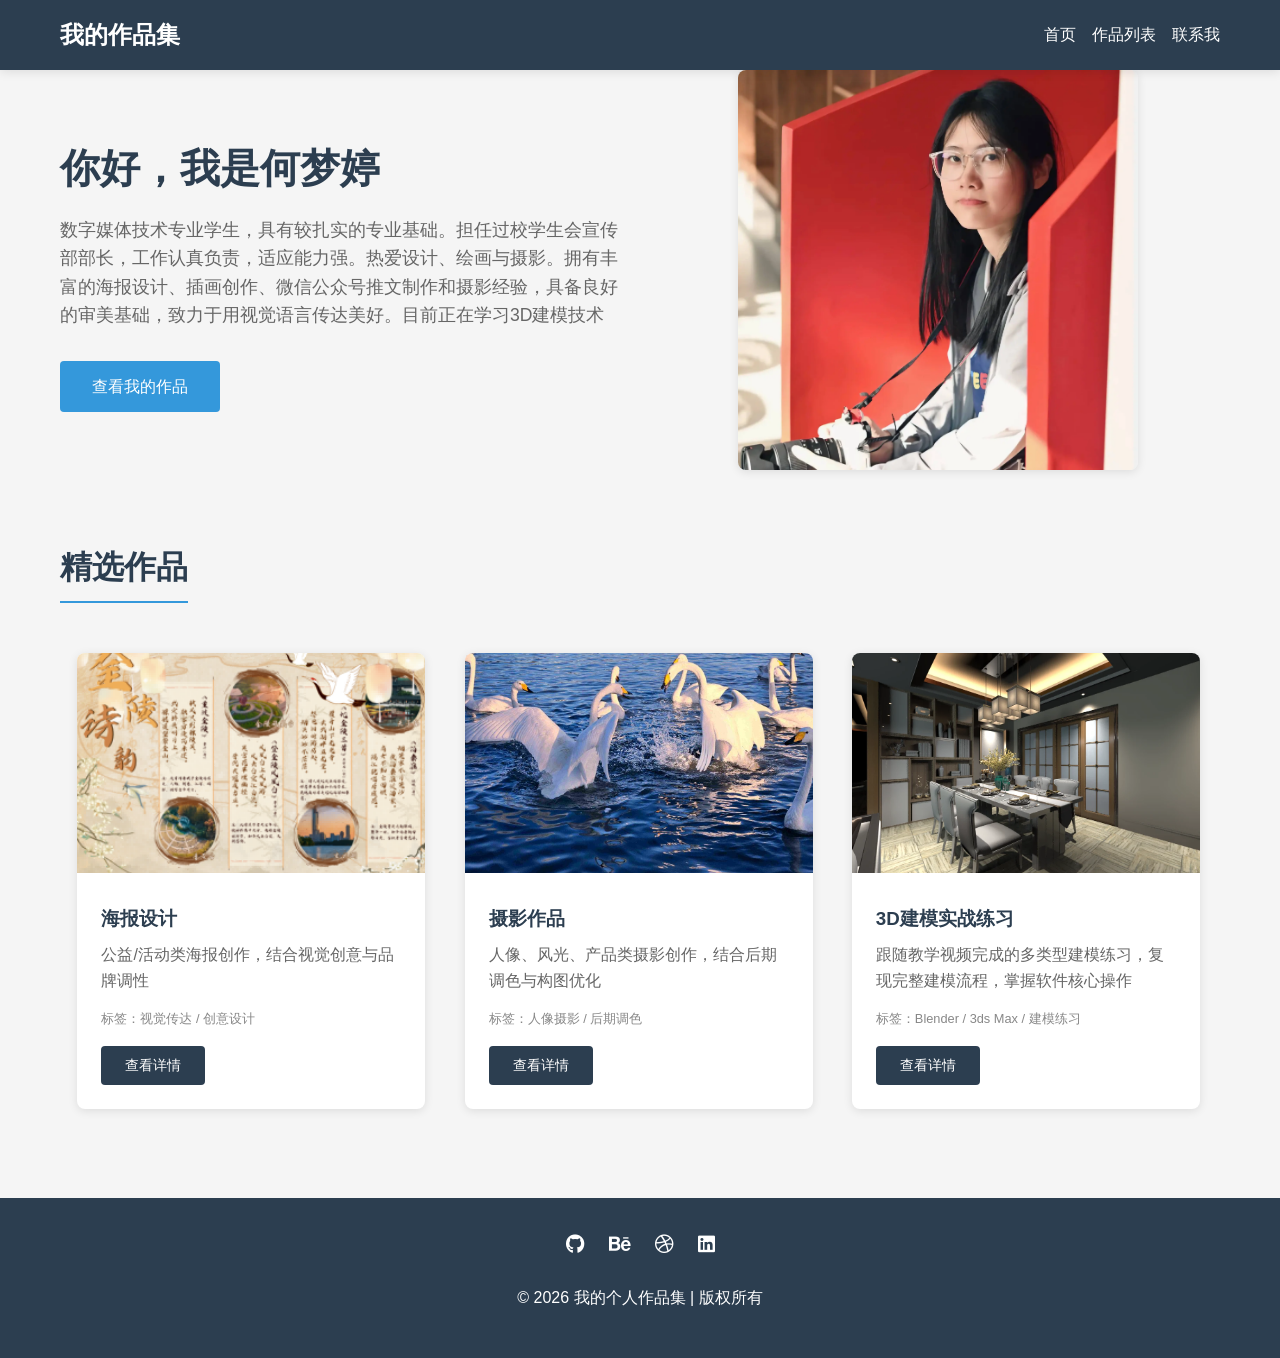
<file: index.html>
<!DOCTYPE html>
<html lang="zh-CN">
<head>
    <meta charset="UTF-8">
    <meta name="viewport" content="width=device-width, initial-scale=1.0">
    <title>个人作品集 - 首页</title>
    <link rel="stylesheet" href="css/style.css">
    <link rel="stylesheet" href="https://cdnjs.cloudflare.com/ajax/libs/font-awesome/6.4.0/css/all.min.css">
</head>
<body>
<!-- 导航栏 -->
<header>
    <div class="container">
        <nav class="navbar">
            <a href="index.html" class="logo">我的作品集</a>
            <ul class="nav-links">
                <li><a href="index.html">首页</a></li>
                <li><a href="works.html">作品列表</a></li>
                <li><a href="contact.html">联系我</a></li>
            </ul>
        </nav>
    </div>
</header>

<!-- 主内容区 -->
<main class="container">
    <section class="hero">
        <div class="hero-content">
            <h1>你好，我是何梦婷</h1>
            <p>数字媒体技术专业学生，具有较扎实的专业基础。担任过校学生会宣传部部长，工作认真负责，适应能力强。热爱设计、绘画与摄影。拥有丰富的海报设计、插画创作、微信公众号推文制作和摄影经验，具备良好的审美基础，致力于用视觉语言传达美好。目前正在学习3D建模技术</p>
            <a href="works.html" class="cta-btn">查看我的作品</a>
        </div>
        <div class="hero-img">
            <img src="author.webp" alt="个人形象">
        </div>
    </section>

    <section class="featured-works">
        <h2 class="section-title">精选作品</h2>
        <div class="works-container">
            <div class="work-card">
                <img src="haibao/金陵诗韵.png" alt="海报设计-创意视觉作品">
                <div class="work-card-content">
                    <h3>海报设计</h3>
                    <p>公益/活动类海报创作，结合视觉创意与品牌调性</p>
                    <p class="small-text" style="font-size:0.8rem; color:#888;">标签：视觉传达 / 创意设计</p>
                    <a href="work-detail-poster.html" class="view-btn">查看详情</a>
                </div>
            </div>

            <div class="work-card">
                <img src="sheying/威海天鹅湖.jpg" alt="摄影作品-人像风光创作">
                <div class="work-card-content">
                    <h3>摄影作品</h3>
                    <p>人像、风光、产品类摄影创作，结合后期调色与构图优化</p>
                    <p class="small-text" style="font-size:0.8rem; color:#888;">标签：人像摄影 / 后期调色</p>
                    <a href="work-detail-photography.html" class="view-btn">查看详情</a>
                </div>
            </div>

            <div class="work-card">
                <img src="model_main.webp" alt="3D建模实战练习-Blender/3ds Max作品">
                <div class="work-card-content">
                    <h3>3D建模实战练习</h3>
                    <p>跟随教学视频完成的多类型建模练习，复现完整建模流程，掌握软件核心操作</p>
                    <p class="small-text" style="font-size:0.8rem; color:#888;">标签：Blender / 3ds Max / 建模练习</p>
                    <a href="work-detail-model.html" class="view-btn">查看详情</a>
                </div>
            </div>
        </div>
    </section>
</main>

<!-- 页脚 -->
<footer>
    <div class="container">
        <div class="footer-content">
            <ul class="social-links">
                <li><a href="#"><i class="fab fa-github"></i></a></li>
                <li><a href="#"><i class="fab fa-behance"></i></a></li>
                <li><a href="#"><i class="fab fa-dribbble"></i></a></li>
                <li><a href="#"><i class="fab fa-linkedin"></i></a></li>
            </ul>
            <p>&copy; 2026 我的个人作品集 | 版权所有</p>
        </div>
    </div>
</footer>
</body>
</html>
</file>
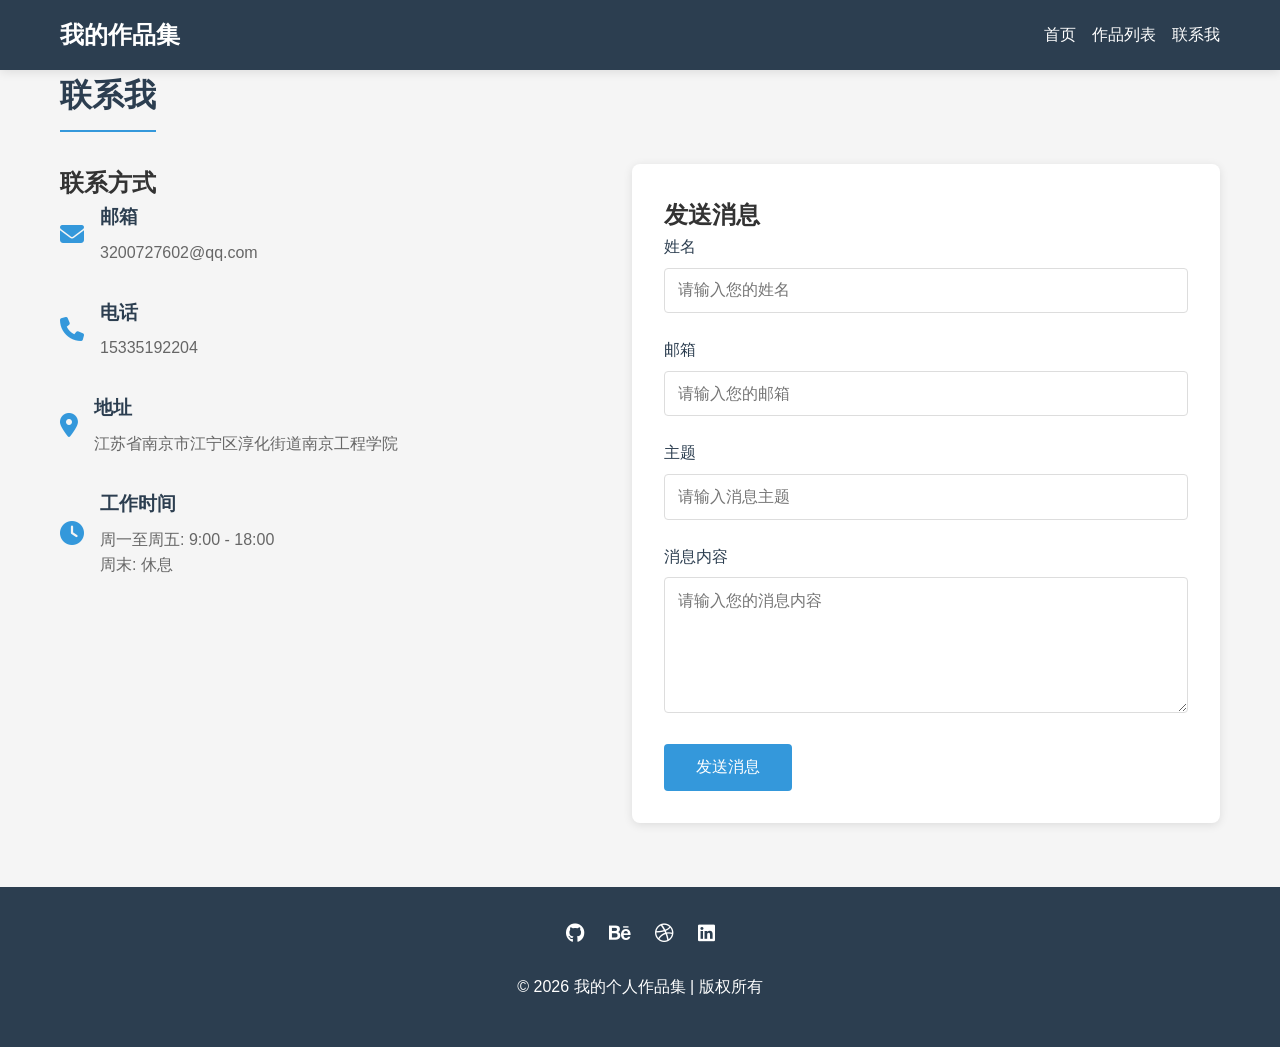
<file: contact.html>
<!DOCTYPE html>
<html lang="zh-CN">
<head>
    <meta charset="UTF-8">
    <meta name="viewport" content="width=device-width, initial-scale=1.0">
    <title>个人作品集 - 联系我</title>
    <link rel="stylesheet" href="css/style.css">
    <link rel="stylesheet" href="https://cdnjs.cloudflare.com/ajax/libs/font-awesome/6.4.0/css/all.min.css">
</head>
<body>
<!-- 导航栏 -->
<header>
    <div class="container">
        <nav class="navbar">
            <a href="index.html" class="logo">我的作品集</a>
            <ul class="nav-links">
                <li><a href="index.html">首页</a></li>
                <li><a href="works.html">作品列表</a></li>
                <li><a href="contact.html">联系我</a></li>
            </ul>
        </nav>
    </div>
</header>

<!-- 主内容区 -->
<main class="container">
    <h1 class="section-title">联系我</h1>
    <div class="contact-container">
        <div class="contact-info">
            <h2>联系方式</h2>
            <div class="info-item">
                <i class="fas fa-envelope"></i>
                <div>
                    <h3>邮箱</h3>
                    <p>3200727602@qq.com</p>
                </div>
            </div>

            <div class="info-item">
                <i class="fas fa-phone"></i>
                <div>
                    <h3>电话</h3>
                    <p>15335192204</p>
                </div>
            </div>

            <div class="info-item">
                <i class="fas fa-map-marker-alt"></i>
                <div>
                    <h3>地址</h3>
                    <p>江苏省南京市江宁区淳化街道南京工程学院</p>
                </div>
            </div>

            <div class="info-item">
                <i class="fas fa-clock"></i>
                <div>
                    <h3>工作时间</h3>
                    <p>周一至周五: 9:00 - 18:00</p>
                    <p>周末: 休息</p>
                </div>
            </div>
        </div>

        <div class="contact-form">
            <h2>发送消息</h2>
            <form>
                <div class="form-group">
                    <label for="name">姓名</label>
                    <input type="text" id="name" name="name" placeholder="请输入您的姓名" required>
                </div>

                <div class="form-group">
                    <label for="email">邮箱</label>
                    <input type="email" id="email" name="email" placeholder="请输入您的邮箱" required>
                </div>

                <div class="form-group">
                    <label for="subject">主题</label>
                    <input type="text" id="subject" name="subject" placeholder="请输入消息主题" required>
                </div>

                <div class="form-group">
                    <label for="message">消息内容</label>
                    <textarea id="message" name="message" rows="6" placeholder="请输入您的消息内容" required></textarea>
                </div>

                <button type="submit" class="submit-btn">发送消息</button>
            </form>
        </div>
    </div>
</main>

<!-- 页脚 -->
<footer>
    <div class="container">
        <div class="footer-content">
            <ul class="social-links">
                <li><a href="#"><i class="fab fa-github"></i></a></li>
                <li><a href="#"><i class="fab fa-behance"></i></a></li>
                <li><a href="#"><i class="fab fa-dribbble"></i></a></li>
                <li><a href="#"><i class="fab fa-linkedin"></i></a></li>
            </ul>
            <p>&copy; 2026 我的个人作品集 | 版权所有</p>
        </div>
    </div>
</footer>
</body>
</html>
</file>
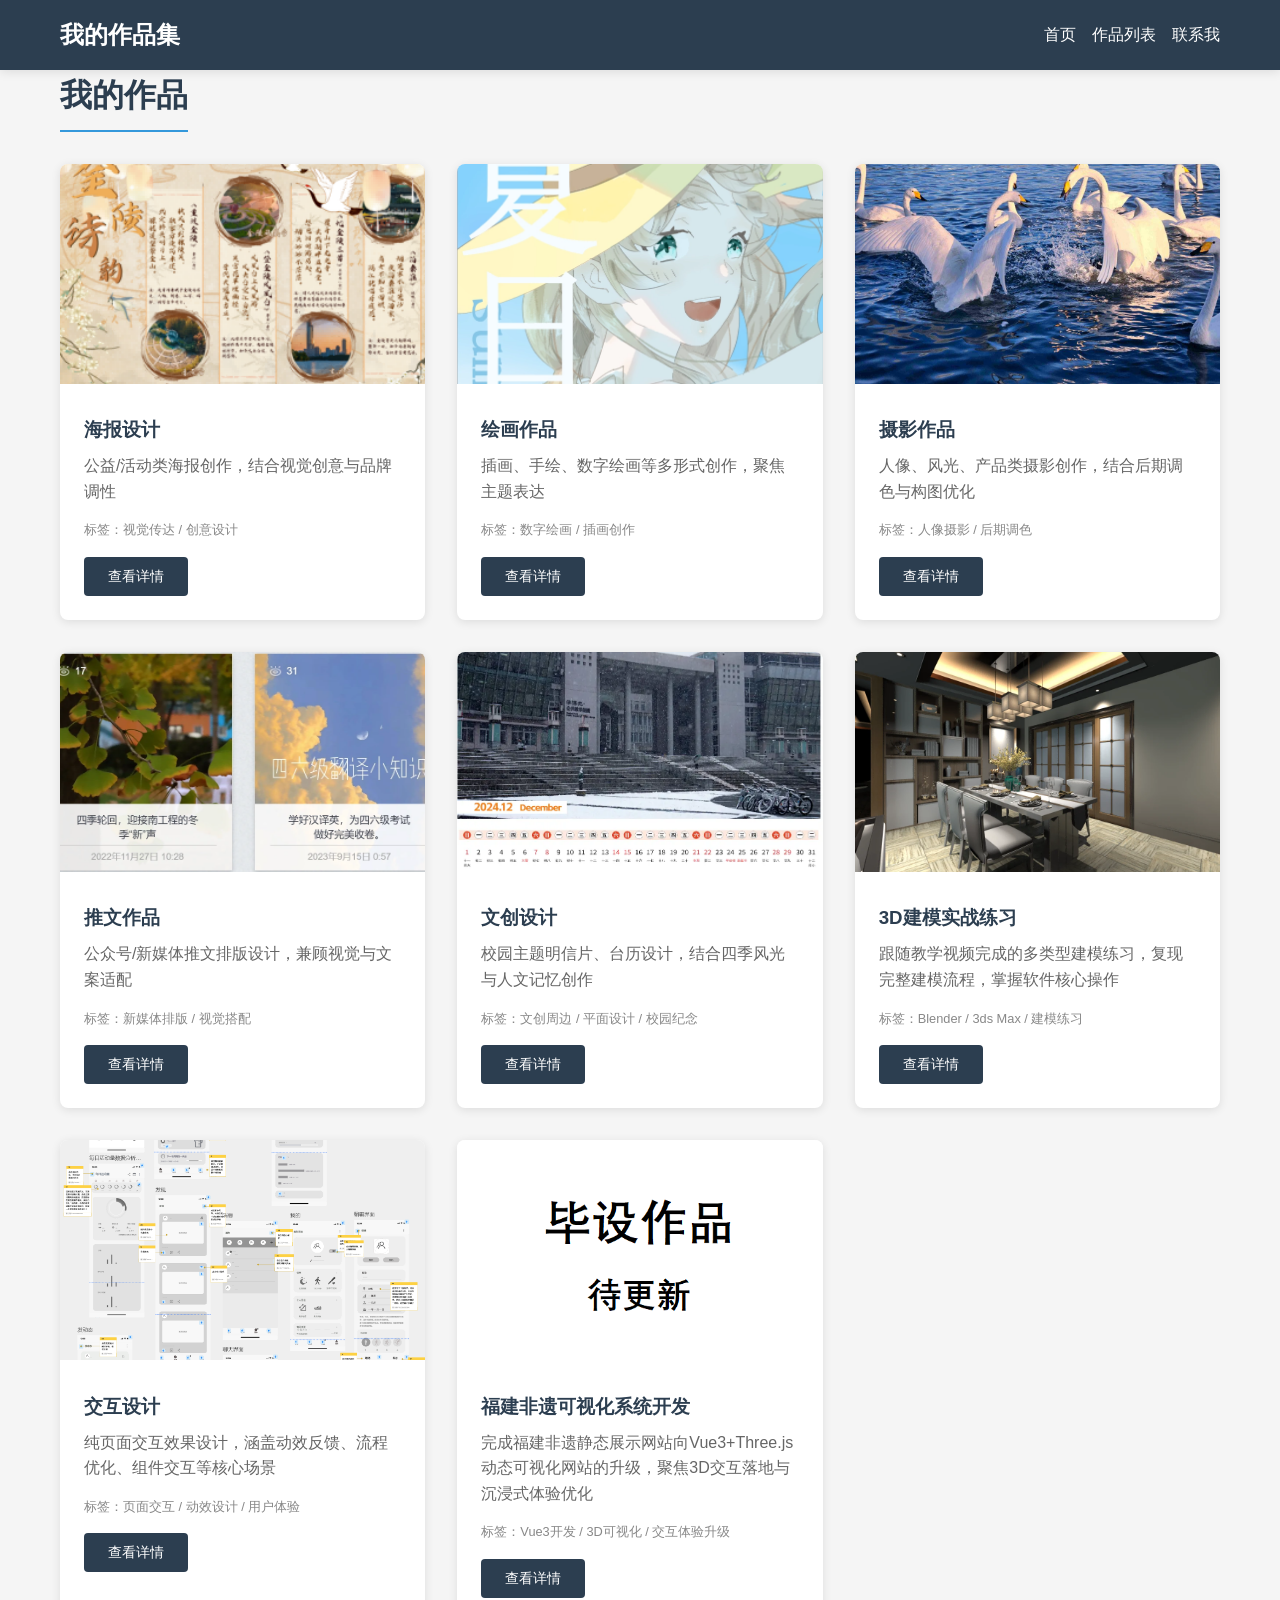
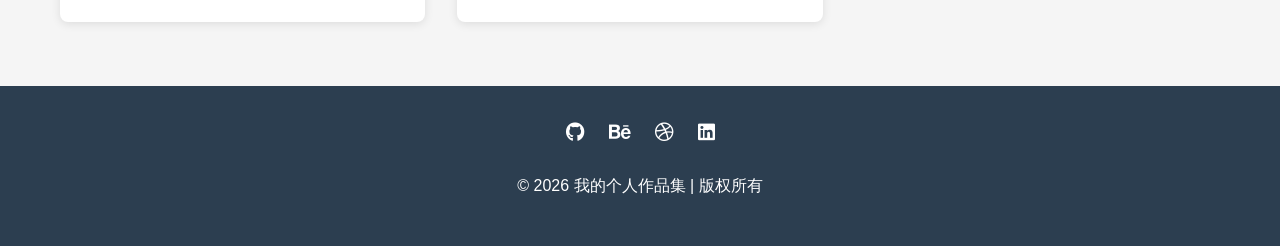
<file: works.html>
<!DOCTYPE html>
<html lang="zh-CN">
<head>
    <meta charset="UTF-8">
    <meta name="viewport" content="width=device-width, initial-scale=1.0">
    <title>个人作品集 - 作品列表</title>
    <link rel="stylesheet" href="css/style.css">
    <link rel="stylesheet" href="https://cdnjs.cloudflare.com/ajax/libs/font-awesome/6.4.0/css/all.min.css">
</head>
<body>
<!-- 导航栏 -->
<header>
    <div class="container">
        <nav class="navbar">
            <a href="index.html" class="logo">我的作品集</a>
            <ul class="nav-links">
                <li><a href="index.html">首页</a></li>
                <li><a href="works.html">作品列表</a></li>
                <li><a href="contact.html">联系我</a></li>
            </ul>
        </nav>
    </div>
</header>

<!-- 主内容区 -->
<main class="container">
    <h1 class="section-title">我的作品</h1>
    <div class="works-grid">
        <!-- 1. 海报设计 -->
        <div class="work-card">
            <img src="haibao/金陵诗韵.png" alt="海报设计-创意视觉作品" loading="lazy">
            <div class="work-card-content">
                <h3>海报设计</h3>
                <p>公益/活动类海报创作，结合视觉创意与品牌调性</p>
                <p class="small-text" style="font-size:0.8rem; color:#888;">标签：视觉传达 / 创意设计</p>
                <a href="work-detail-poster.html" class="view-btn">查看详情</a>
            </div>
        </div>

        <!-- 2. 绘画作品 -->
        <div class="work-card">
            <img src="painting_main.webp" alt="绘画作品-数字手绘创作" loading="lazy">
            <div class="work-card-content">
                <h3>绘画作品</h3>
                <p>插画、手绘、数字绘画等多形式创作，聚焦主题表达</p>
                <p class="small-text" style="font-size:0.8rem; color:#888;">标签：数字绘画 / 插画创作</p>
                <a href="work-detail-painting.html" class="view-btn">查看详情</a>
            </div>
        </div>

        <!-- 3. 摄影作品 -->
        <div class="work-card">
            <img src="sheying/威海天鹅湖.jpg" alt="摄影作品-人像风光创作" loading="lazy">
            <div class="work-card-content">
                <h3>摄影作品</h3>
                <p>人像、风光、产品类摄影创作，结合后期调色与构图优化</p>
                <p class="small-text" style="font-size:0.8rem; color:#888;">标签：人像摄影 / 后期调色</p>
                <a href="work-detail-photography.html" class="view-btn">查看详情</a>
            </div>
        </div>

        <!-- 4. 推文作品 -->
        <div class="work-card">
            <img src="tweet_main.webp" alt="推文作品-公众号排版设计" loading="lazy">
            <div class="work-card-content">
                <h3>推文作品</h3>
                <p>公众号/新媒体推文排版设计，兼顾视觉与文案适配</p>
                <p class="small-text" style="font-size:0.8rem; color:#888;">标签：新媒体排版 / 视觉搭配</p>
                <a href="work-detail-tweet.html" class="view-btn">查看详情</a>
            </div>
        </div>

        <!-- 5. 文创设计 -->
        <div class="work-card">
            <img src="wenchuang_main.webp" alt="文创设计-校园明信片与台历创作" loading="lazy">
            <div class="work-card-content">
                <h3>文创设计</h3>
                <p>校园主题明信片、台历设计，结合四季风光与人文记忆创作</p>
                <p class="small-text" style="font-size:0.8rem; color:#888;">标签：文创周边 / 平面设计 / 校园纪念</p>
                <a href="work-detail-wenchuang.html" class="view-btn">查看详情</a>
            </div>
        </div>

        <!-- 6. 3D建模实战练习 -->
        <div class="work-card">
            <img src="model_main.webp" alt="3D建模实战练习-Blender/3ds Max作品" loading="lazy">
            <div class="work-card-content">
                <h3>3D建模实战练习</h3>
                <p>跟随教学视频完成的多类型建模练习，复现完整建模流程，掌握软件核心操作</p>
                <p class="small-text" style="font-size:0.8rem; color:#888;">标签：Blender / 3ds Max / 建模练习</p>
                <a href="work-detail-model.html" class="view-btn">查看详情</a>
            </div>
        </div>

        <!-- 7. 新增：交互设计 -->
        <div class="work-card">
            <img src="interactive_main.webp" alt="交互设计-纯页面交互效果创作" loading="lazy">
            <div class="work-card-content">
                <h3>交互设计</h3>
                <p>纯页面交互效果设计，涵盖动效反馈、流程优化、组件交互等核心场景</p>
                <p class="small-text" style="font-size:0.8rem; color:#888;">标签：页面交互 / 动效设计 / 用户体验</p>
                <a href="work-detail-interaction.html" class="view-btn">查看详情</a>
            </div>
        </div>

        <!-- 8. 网站设计（适配博客+图书管理系统） -->
        <div class="work-card">
            <img src="fjfy_3d_main.png" alt="福建非遗可视化系统-静态升级Vue+3D动态网站" loading="lazy">
            <div class="work-card-content">
                <h3>福建非遗可视化系统开发</h3>
                <p>完成福建非遗静态展示网站向Vue3+Three.js动态可视化网站的升级，聚焦3D交互落地与沉浸式体验优化</p>
                <p class="small-text" style="font-size:0.8rem; color:#888;">标签：Vue3开发 / 3D可视化 / 交互体验升级</p>
                <a href="work-detail-web.html" class="view-btn">查看详情</a>
            </div>
        </div>
    </div>
</main>

<!-- 页脚 -->
<footer>
    <div class="container">
        <div class="footer-content">
            <ul class="social-links">
                <li><a href="#"><i class="fab fa-github"></i></a></li>
                <li><a href="#"><i class="fab fa-behance"></i></a></li>
                <li><a href="#"><i class="fab fa-dribbble"></i></a></li>
                <li><a href="#"><i class="fab fa-linkedin"></i></a></li>
            </ul>
            <p>&copy; 2026 我的个人作品集 | 版权所有</p>
        </div>
    </div>
</footer>
</body>
</html>
</file>
<file: css/style.css>
/* 全局样式重置 */
* {
    margin: 0;
    padding: 0;
    box-sizing: border-box;
    font-family: 'Segoe UI', Tahoma, Geneva, Verdana, sans-serif;
}

/* 全局变量 */
:root {
    --primary-color: #2c3e50;
    --secondary-color: #3498db;
    --hover-color: #2980b9;
    --text-color: #333;
    --light-color: #f5f5f5;
    --white-color: #fff;
    --shadow: 0 2px 10px rgba(0,0,0,0.1);
}

/* 页面基础样式 */
body {
    color: var(--text-color);
    line-height: 1.6;
    background-color: var(--light-color);
}

.container {
    max-width: 1200px;
    margin: 0 auto;
    padding: 0 20px;
}

/* 导航栏样式 */
header {
    background-color: var(--primary-color);
    padding: 1rem 0;
    position: sticky;
    top: 0;
    z-index: 100;
    box-shadow: var(--shadow);
}

.navbar {
    display: flex;
    justify-content: space-between;
    align-items: center;
}

.logo {
    color: var(--white-color);
    font-size: 1.5rem;
    font-weight: bold;
    text-decoration: none;
}

.nav-links {
    display: flex;
    list-style: none;
    align-items: center; /* 新增：让返回键和导航文字垂直居中 */
}

.nav-links li {
    margin-left: 1rem; /* 修改：缩小间距，适配手机端 */
}

/* 新增：返回键按钮样式 */
.back-btn {
    background: transparent;
    color: var(--white-color);
    border: none;
    padding: 5px 8px;
    border-radius: 4px;
    cursor: pointer;
    font-size: 1rem;
    transition: color 0.3s ease;
}

.back-btn:hover {
    color: var(--secondary-color);
}

.nav-links a {
    color: var(--white-color);
    text-decoration: none;
    font-size: 1rem;
    transition: color 0.3s ease;
}

.nav-links a:hover {
    color: var(--secondary-color);
}

/* 主内容区样式 */
main {
    padding: 4rem 0;
    min-height: calc(100vh - 180px);
}

.section-title {
    font-size: 2rem;
    margin-bottom: 2rem;
    color: var(--primary-color);
    border-bottom: 2px solid var(--secondary-color);
    padding-bottom: 0.5rem;
    display: inline-block;
}

/* 首页样式 */
.hero {
    display: flex;
    align-items: center;
    justify-content: space-between;
    margin-bottom: 4rem;
}

.hero-content {
    flex: 1;
    padding-right: 2rem;
}

.hero-content h1 {
    font-size: 2.5rem;
    margin-bottom: 1rem;
    color: var(--primary-color);
}

.hero-content p {
    font-size: 1.1rem;
    margin-bottom: 2rem;
    color: #666;
}

.cta-btn {
    display: inline-block;
    padding: 0.8rem 2rem;
    background-color: var(--secondary-color);
    color: var(--white-color);
    text-decoration: none;
    border-radius: 4px;
    transition: background-color 0.3s ease;
}

.cta-btn:hover {
    background-color: var(--hover-color);
}

.hero-img {
    flex: 1;
    text-align: center;
}

.hero-img img {
    max-width: 400px;
    border-radius: 8px;
    box-shadow: var(--shadow);
}

.featured-works {
    margin-top: 4rem;
}

.work-card {
    display: inline-block;
    width: 30%;
    margin: 1.5%;
    background-color: var(--white-color);
    border-radius: 8px;
    box-shadow: var(--shadow);
    overflow: hidden;
    transition: transform 0.3s ease;
}

.work-card:hover {
    transform: translateY(-5px);
}

/* 优化作品卡片图片 */
.work-card img {
    width: 100%;
    height: 220px; /* 提高高度，展示更完整 */
    object-fit: cover;
    transition: transform 0.3s ease;
}

.work-card:hover img {
    transform: scale(1.02);
}

.work-card-content {
    padding: 1.5rem;
}

.work-card h3 {
    margin-bottom: 0.5rem;
    color: var(--primary-color);
}

.work-card p {
    color: #666;
    margin-bottom: 1rem;
}

.view-btn {
    display: inline-block;
    padding: 0.5rem 1.5rem;
    background-color: var(--primary-color);
    color: var(--white-color);
    text-decoration: none;
    border-radius: 4px;
    font-size: 0.9rem;
    transition: background-color 0.3s ease;
}

.view-btn:hover {
    background-color: #1a252f;
}

/* 作品列表页样式 */
.works-grid {
    display: flex;
    flex-wrap: wrap;
    gap: 2rem;
}

.works-grid .work-card {
    width: calc(33.333% - 1.333rem);
    margin: 0;
}

/* 作品详情页样式 */
.work-detail {
    display: flex;
    gap: 3rem;
    background-color: var(--white-color);
    padding: 2rem;
    border-radius: 8px;
    box-shadow: var(--shadow);
}

.work-detail-img {
    flex: 1;
}

.work-detail-img img {
    width: 100%;
    border-radius: 8px;
    box-shadow: var(--shadow);
}

.work-detail-content {
    flex: 1;
}

.work-detail-content h2 {
    font-size: 2rem;
    margin-bottom: 1rem;
    color: var(--primary-color);
}

.work-detail-content .category {
    display: inline-block;
    padding: 0.3rem 1rem;
    background-color: var(--secondary-color);
    color: var(--white-color);
    border-radius: 20px;
    font-size: 0.9rem;
    margin-bottom: 1.5rem;
}

.work-detail-content p {
    margin-bottom: 1.5rem;
    line-height: 1.8;
}

/* ========== 核心优化：竖版图片适配样式 ========== */
/* 作品图片画廊样式（修复竖版图显示不全） */
.work-gallery {
    margin: 2rem 0;
}

.gallery-title {
    font-size: 1.5rem;
    color: var(--primary-color);
    margin-bottom: 1rem;
}

.gallery-grid {
    display: grid;
    grid-template-columns: repeat(auto-fit, minmax(280px, 1fr));
    gap: 1.5rem;
    margin-top: 1rem;
}

.gallery-item {
    border-radius: 8px;
    overflow: hidden;
    cursor: pointer;
    position: relative;
    height: 280px;
    transition: all 0.3s ease;
    background-color: #f5f5f5;
}

.gallery-item img {
    width: 100%;
    height: 100%;
    object-fit: contain; /* 核心：完整显示竖版图，不裁剪 */
    object-position: center;
    transition: transform 0.3s ease;
}

.gallery-item:hover img {
    transform: scale(1.05);
}

.gallery-item .caption {
    position: absolute;
    bottom: 0;
    left: 0;
    right: 0;
    padding: 0.8rem;
    background: linear-gradient(transparent, rgba(0,0,0,0.7));
    color: white;
    font-size: 0.9rem;
    opacity: 0;
    transition: opacity 0.3s ease;
}

.gallery-item:hover .caption {
    opacity: 1;
}

/* 详情页主图样式优化（修复竖版图显示不全） */
.main-work-img {
    width: 100%;
    max-height: 70vh; /* 限制最大高度，避免占满屏幕 */
    object-fit: contain; /* 核心：完整显示竖版图 */
    object-position: center;
    border-radius: 8px;
    box-shadow: var(--shadow);
    margin-bottom: 2rem;
    cursor: pointer;
    background-color: #f5f5f5;
    overflow-y: auto; /* 超长图纵向滚动 */
}

/* 图片预览遮罩（优化竖版图预览） */
.img-preview-overlay {
    position: fixed;
    top: 0;
    left: 0;
    right: 0;
    bottom: 0;
    background: rgba(0,0,0,0.9);
    display: none;
    justify-content: center;
    align-items: center;
    z-index: 999;
    padding: 2rem;
}

.img-preview-content {
    max-width: 95%;
    max-height: 95%;
}

.img-preview-content img {
    max-width: 100%;
    max-height: 90vh; /* 预览图不超出屏幕高度 */
    object-fit: contain; /* 核心：预览时完整显示竖版图 */
    border-radius: 8px;
}

.close-preview {
    position: absolute;
    top: 2rem;
    right: 2rem;
    color: white;
    font-size: 2rem;
    cursor: pointer;
    z-index: 1000;
}

/* 联系页样式 */
.contact-container {
    display: flex;
    gap: 3rem;
}

.contact-info {
    flex: 1;
}

.contact-info .info-item {
    display: flex;
    align-items: center;
    margin-bottom: 2rem;
}

.info-item i {
    font-size: 1.5rem;
    color: var(--secondary-color);
    margin-right: 1rem;
}

.info-item h3 {
    margin-bottom: 0.5rem;
    color: var(--primary-color);
}

.info-item p {
    color: #666;
}

.contact-form {
    flex: 1;
    background-color: var(--white-color);
    padding: 2rem;
    border-radius: 8px;
    box-shadow: var(--shadow);
}

.form-group {
    margin-bottom: 1.5rem;
}

.form-group label {
    display: block;
    margin-bottom: 0.5rem;
    color: var(--primary-color);
    font-weight: 500;
}

.form-group input,
.form-group textarea {
    width: 100%;
    padding: 0.8rem;
    border: 1px solid #ddd;
    border-radius: 4px;
    font-size: 1rem;
    transition: border-color 0.3s ease;
}

.form-group input:focus,
.form-group textarea:focus {
    outline: none;
    border-color: var(--secondary-color);
}

.submit-btn {
    padding: 0.8rem 2rem;
    background-color: var(--secondary-color);
    color: var(--white-color);
    border: none;
    border-radius: 4px;
    font-size: 1rem;
    cursor: pointer;
    transition: background-color 0.3s ease;
}

.submit-btn:hover {
    background-color: var(--hover-color);
}

/* 页脚样式 */
footer {
    background-color: var(--primary-color);
    color: var(--white-color);
    padding: 2rem 0;
    text-align: center;
    margin-top: 4rem;
}

.footer-content {
    margin-bottom: 1rem;
}

.social-links {
    list-style: none;
    display: flex;
    justify-content: center;
    gap: 1.5rem;
    margin-bottom: 1.5rem;
}

.social-links a {
    color: var(--white-color);
    font-size: 1.2rem;
    transition: color 0.3s ease;
}

.social-links a:hover {
    color: var(--secondary-color);
}

/* 响应式样式 */
@media (max-width: 768px) {
    .hero {
        flex-direction: column;
        text-align: center;
    }

    .hero-content {
        padding-right: 0;
        margin-bottom: 2rem;
    }

    .work-card {
        width: 45%;
    }

    .works-grid .work-card {
        width: calc(50% - 1rem);
    }

    .work-detail,
    .contact-container {
        flex-direction: column;
    }

    /* 移动端图片适配 */
    .gallery-grid {
        grid-template-columns: repeat(auto-fill, minmax(150px, 1fr));
    }

    .gallery-item {
        height: 220px;
    }

    .main-work-img {
        max-height: 50vh; /* 移动端降低主图高度 */
    }

    .close-preview {
        top: 1rem;
        right: 1rem;
        font-size: 1.5rem;
    }

    /* 导航栏移动端适配：保留横向排列 */
    .navbar {
        flex-direction: row; /* 修改：取消纵向排列，保持logo和菜单左右分布 */
        flex-wrap: wrap; /* 防止超屏 */
    }

    .logo {
        font-size: 1.2rem; /* 缩小logo字号 */
        margin-bottom: 0.5rem; /* 小间距，避免挤在一起 */
        width: 100%; /* logo占满一行，菜单在下一行横向排列 */
        text-align: center;
    }

    .nav-links {
        width: 100%; /* 菜单占满一行 */
        justify-content: center; /* 菜单居中排列 */
    }

    .nav-links li {
        margin-left: 0.8rem; /* 进一步缩小间距 */
        margin-right: 0.8rem;
    }

    .nav-links a, .back-btn {
        font-size: 0.9rem; /* 缩小文字/按钮字号 */
    }
}

@media (max-width: 480px) {
    /* 小屏导航栏优化 */
    .nav-links li {
        margin-left: 0.5rem; /* 最小间距，确保不换行 */
        margin-right: 0.5rem;
    }

    .nav-links a, .back-btn {
        font-size: 0.85rem; /* 进一步缩小字号 */
    }

    .work-card {
        width: 100%;
    }

    .works-grid .work-card {
        width: 100%;
    }

    .hero-img img {
        max-width: 100%;
    }

    /* 小屏图片适配 */
    .gallery-grid {
        grid-template-columns: repeat(auto-fill, minmax(100%, 1fr));
    }

    .gallery-item {
        height: 200px;
    }
}
</file>
